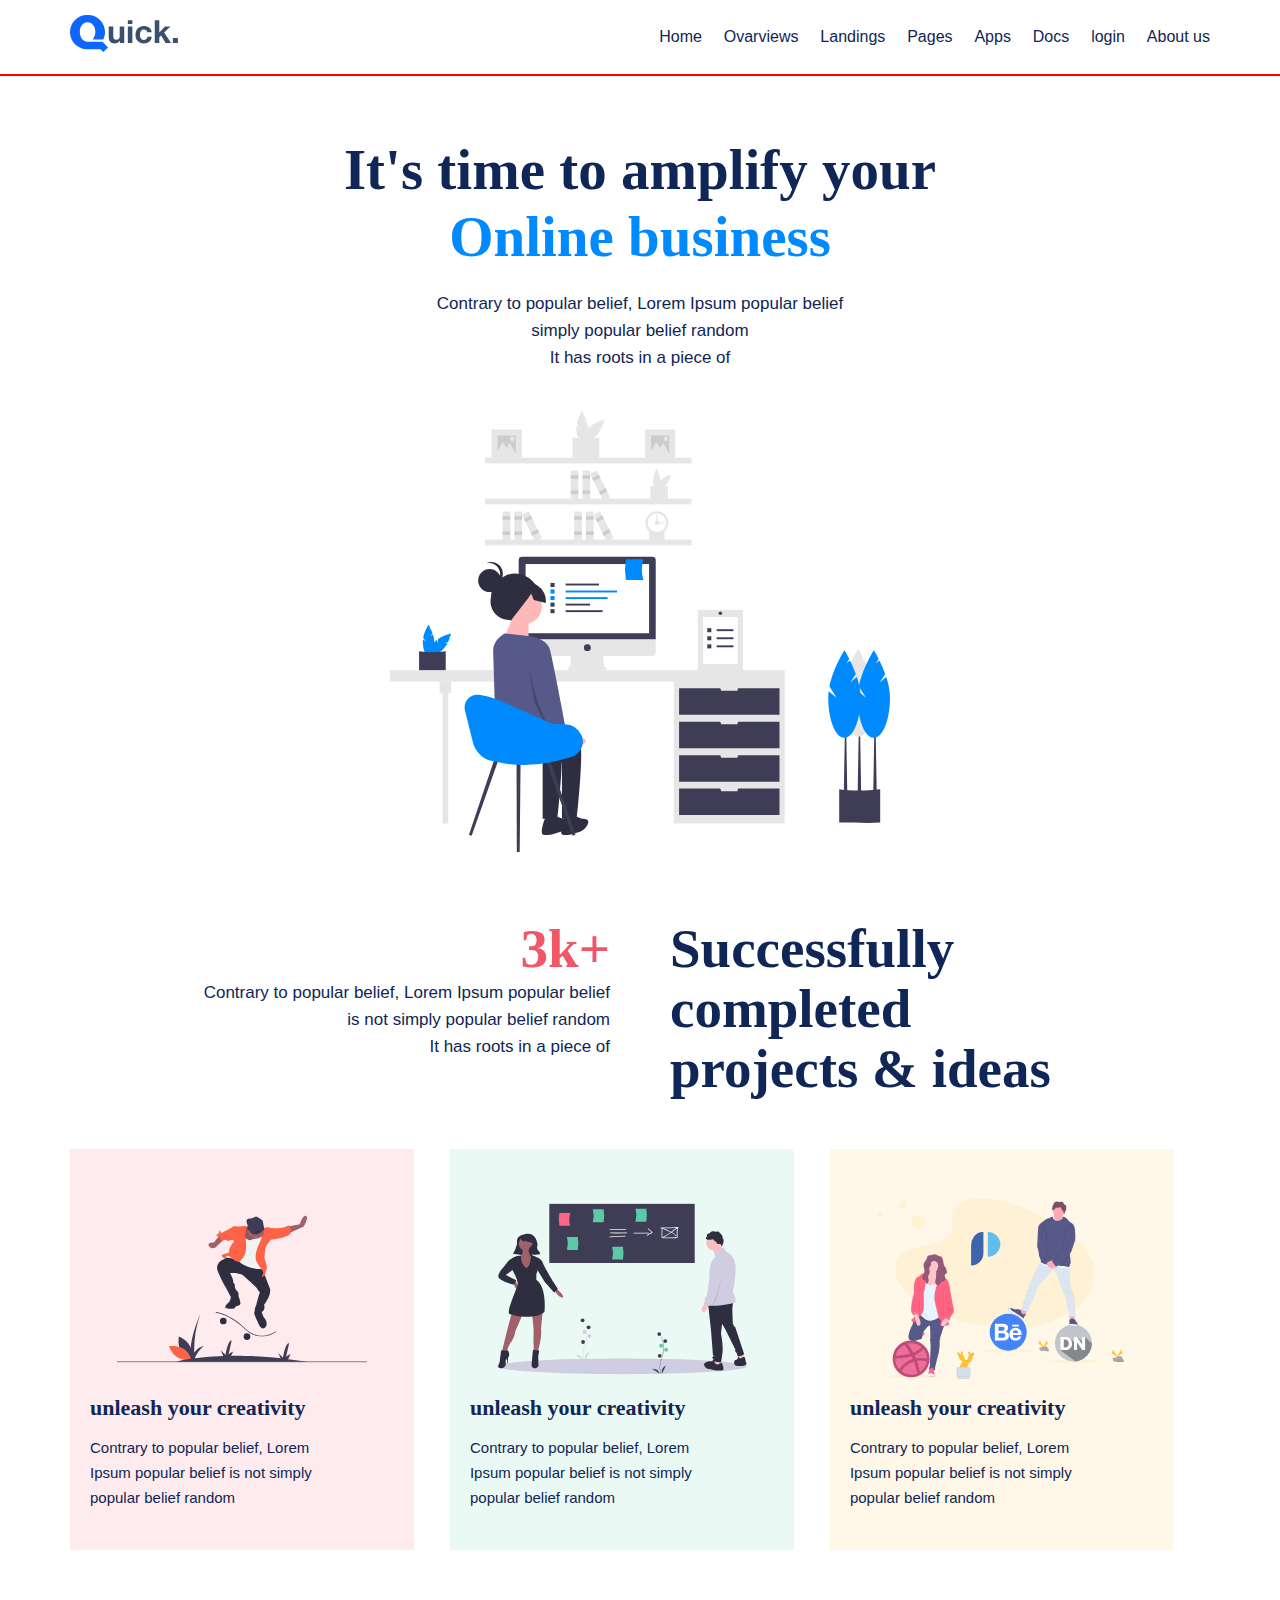
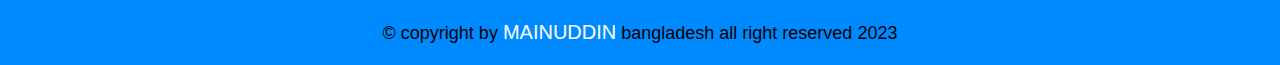
<file: index.html>
<!DOCTYPE html>
<html lang="en">
<head>
	<meta charset="UTF-8">
	<meta name="viewport" content="width=device-width, initial-scale=1.0">
	<title>class||06 responsive design</title>

	<!------------ style.css linking here -------------->
	<link rel="stylesheet" href="css/style.css">

	<!------------- responsiv.css linking here ------------------->
	<link rel="stylesheet" href="css/responsiv.css">

</head>
<body>
	<!---------------- header start here -------------->
	<section class="header">
		<div class="container">
			<div class="row">
				<div class="col-6">
					<a href="index.html">
						<img src="images/logo.svg" alt="images/logo.svg">
					</a>
				</div>
				<div class="col-6">
					<ul class="nav">
						<li>
							<a href="#">Home</a>
						</li>
						<li>
							<a href="#">Ovarviews</a>
						</li>
						<li>
							<a href="#">Landings</a>
						</li>
						<li>
							<a href="#">Pages</a>
						</li>
						<li>
							<a href="#">Apps</a>
						</li>
						<li>
							<a href="#">Docs</a>
						</li>
						<li>
							<a href="login.html">login</a>
						</li>
						<li>
							<a href="about.html">About us</a>
						</li>
					</ul>
				</div>
			</div>
		</div>
	</section>

	<!---------------- header end here -------------->

	<!---------------- banner start here -------------->
	<section class="banner">
		<div class="container">
			<div class="row">
				<div class="col-12">
					<h1>It's time to amplify your
						<br><span>Online business</span>
					</h1>
					<p>Contrary to popular belief, Lorem Ipsum popular belief<br>simply popular belief random <br>It has roots in a piece of </p>
					<img src="images/banner.svg" alt="banner.svg" class="banner-img">
				</div>
			</div>
		</div>
	</section>


	<!---------------- banner end here -------------->

	<!---------------- successfull start here -------------->

	<section class="successfull">
		<div class="container">
			<div class="row">
				<div class="col-6">
					<div class="left-text">
						<h2>3k+</h2>
						<p>Contrary to popular belief, Lorem Ipsum popular belief <br> is not simply popular belief random <br>It has roots in a piece of </p>
					</div>
					
				</div>

				<div class="col-6">
						<div class="right-text">
							<h2>Successfully <br> completed <br>projects & ideas</h2>
						</div>
				</div>
			</div>
		</div>
	</section>


	<!---------------- successfull end here -------------->

	<!---------------- feature start here -------------->

	<section class="feature">
		<div class="container">
			<div class="row">
				<div class="col-4">
					<div class="inner-feature cl1">
						<img src="images/feature1.svg" alt="">
						<h5>unleash your creativity</h5>
						<p>Contrary to popular belief, Lorem<br> Ipsum popular belief  is not simply <br>popular belief random </p>
					</div>
				</div>

				<div class="col-4">
					<div class="inner-feature cl2">
						<img src="images/feature2.svg" alt="">
						<h5>unleash your creativity</h5>
						<p>Contrary to popular belief, Lorem<br> Ipsum popular belief  is not simply <br>popular belief random </p>
					</div>
				</div>

				<div class="col-4">
					<div class="inner-feature cl3">
						<img src="images/feature3.svg" alt="">
						<h5>unleash your creativity</h5>
						<p>Contrary to popular belief, Lorem<br> Ipsum popular belief  is not simply <br>popular belief random </p>
					</div>
				</div>
			</div>
		</div>
	</section>

	<!---------------- feature end here -------------->

	<!---------------- footer start here -------------->
	<footer class="footer">
		<p>&copy copyright by <span>MAINUDDIN</span> bangladesh all right reserved 2023</p>
	</footer>
	<!---------------- footer end here -------------->









</body>
</html>
</file>
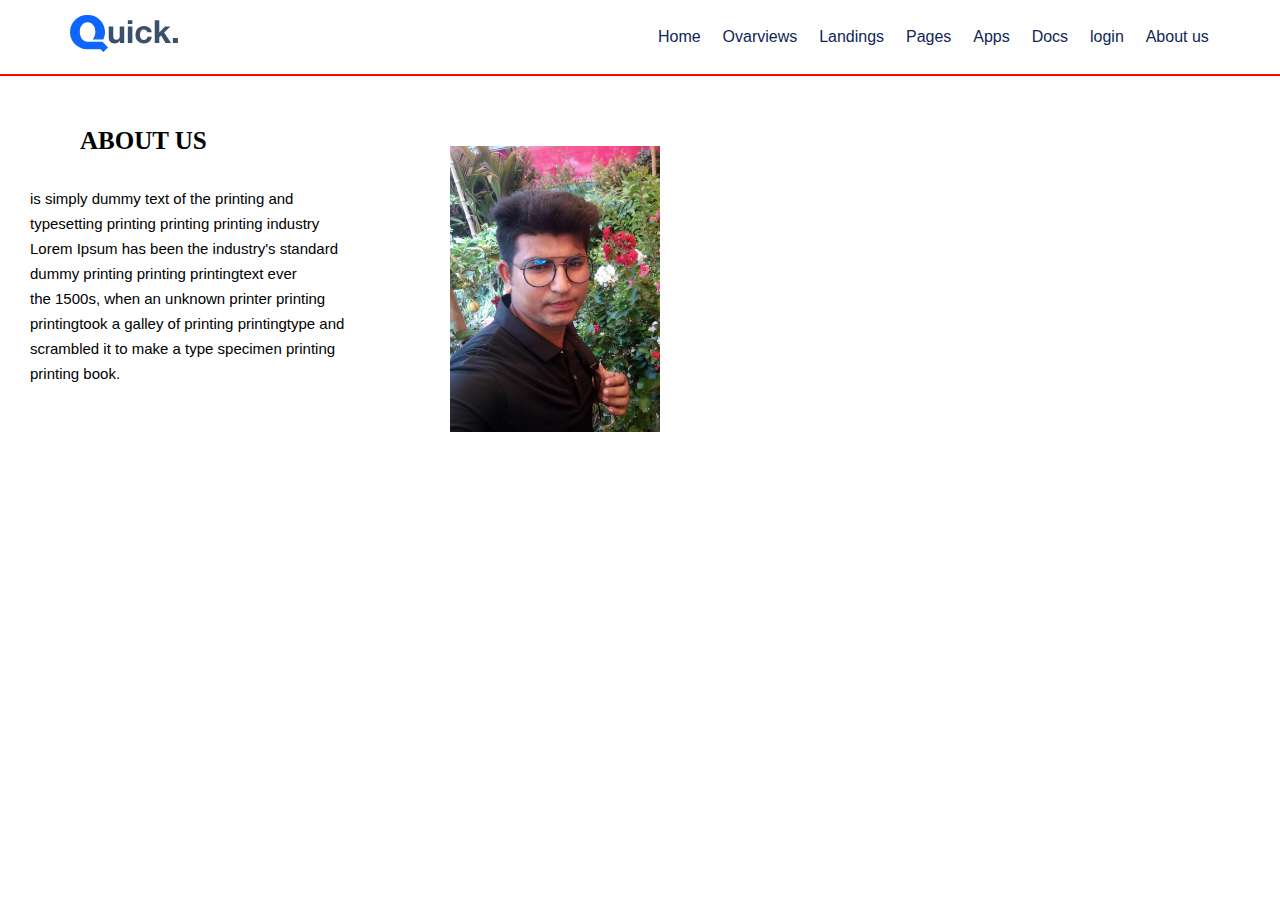
<file: about.html>
<!DOCTYPE html>
<html lang="en">
<head>
	<meta charset="UTF-8">
	<meta name="viewport" content="width=device-width, initial-scale=1.0">
	<title>About us</title>

	<link rel="stylesheet" href="css/style3.css">

</head>
<body>

	<!---------------- header start here -------------->

	<section class="header">
		<div class="container">
			<div class="row">
				<div class="col-6">
					<a href="index.html">
						<img src="images/logo.svg" alt="images/logo.svg">
					</a>
				</div>

				<div class="col-6">
					<ul class="nav">
						<li>
							<a href="index.html">Home</a>
						</li>
						<li>
							<a href="#">Ovarviews</a>
						</li>
						<li>
							<a href="#">Landings</a>
						</li>
						<li>
							<a href="#">Pages</a>
						</li>
						<li>
							<a href="#">Apps</a>
						</li>
						<li>
							<a href="#">Docs</a>
						</li>
						<li>
							<a href="login.html">login</a>
						</li>
						<li>
							<a href="about.html">About us</a>
						</li>
					</ul>
				</div>
			</div>
		</div>
	</section>

	<!---------------- header end here ------------>
	<!---------------- about start here -------------->
		<div class="container2">
			<div class="row">
				<div class="col-6">
					<h1>
						<span>ABOUT US</span>
					</h1>
					<p> is simply dummy text of the printing and typesetting printing printing printing industry <br>Lorem Ipsum has been the industry's standard dummy printing printing printingtext ever <br> the 1500s, when an unknown printer printing printingtook a galley of printing printingtype and <br>scrambled it to make a type specimen printing printing book.</p>
				</div>

				<div class="col-12">
					
					<div class="images">
					<img src="images/mainuddin.jpg" alt="mainuddin.jpg" class="avater">
					</div>
					
				</div>

			</div>
		</div>

	<!---------------- about end here -------------->
	
</body>
</html>
</file>
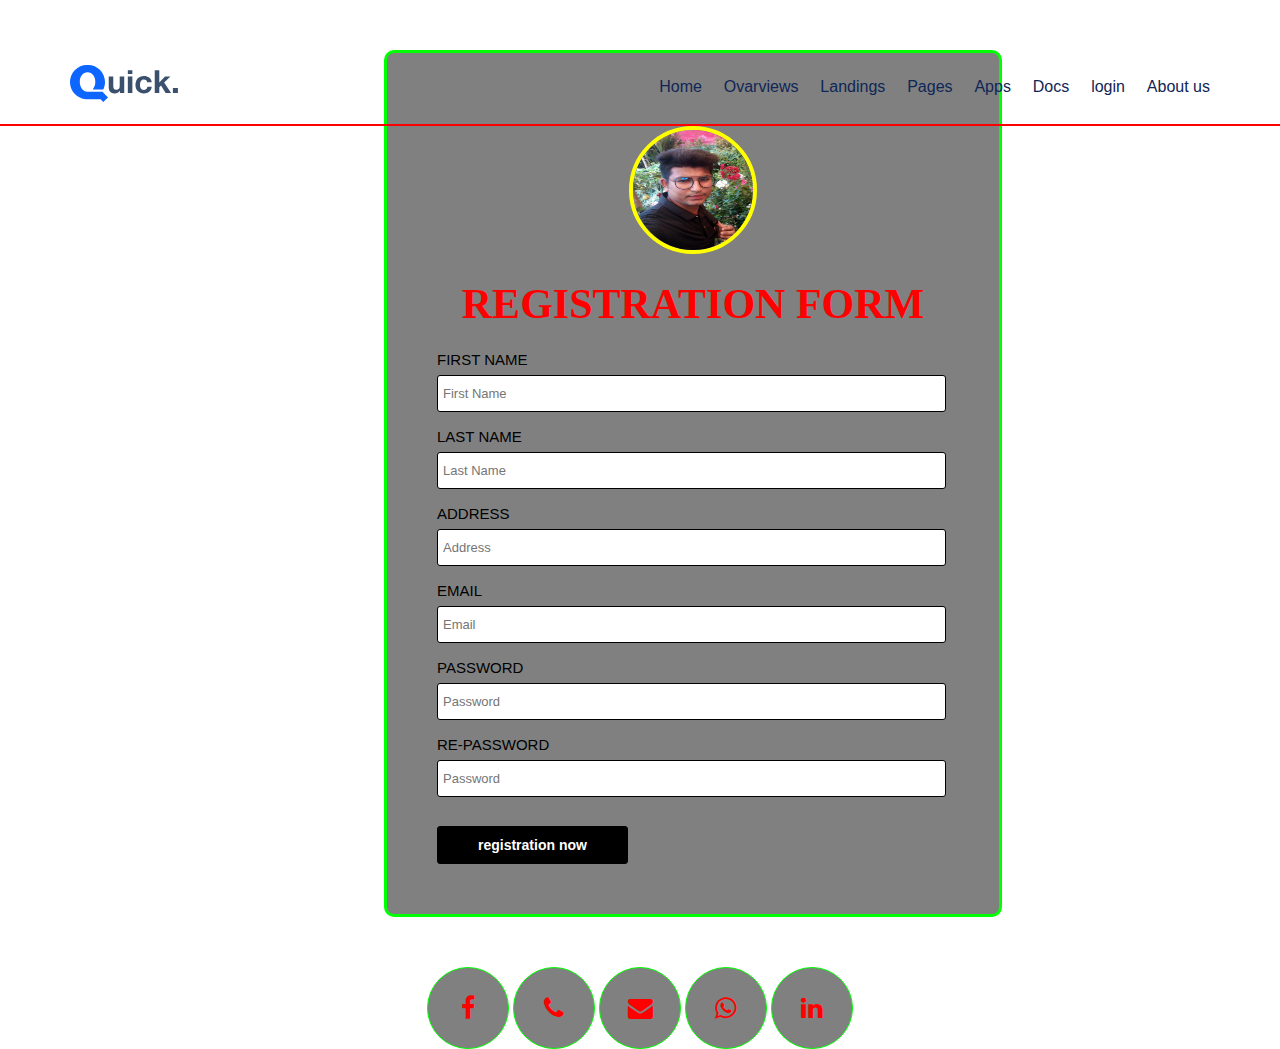
<file: login.html>
<!DOCTYPE html>
<html lang="en">
<head>
	<meta charset="UTF-8">
	<meta name="viewport" content="width=device-width, initial-scale=1.0">
	<title>login from</title>
	<!------------------- style.css linking here --------------------->
	<link rel="stylesheet" href="css/style2.css">
	<link rel="stylesheet" href="css/style.css">

	<!---------------google font linking here-------------->
	<link href="https://fonts.googleapis.com/css2?family=Lato:wght@100;300;400;700;900&family=Roboto:wght@100;300;400;500;700;900&display=swap" rel="stylesheet">

	<!--------------------- font awesome linking here ------------------------>
	<link rel="stylesheet" href="css/font-awesome.min.css">

</head>
<body>

	<!---------------- header start here -------------->

	<section class="header">
		<div class="container">
			<div class="row">
				<div class="col-6">
					<a href="index.html">
						<img src="images/logo.svg" alt="images/logo.svg">
					</a>
				</div>
				<div class="col-6">
					<ul class="nav">
						<li>
							<a href="index.html">Home</a>
						</li>
						<li>
							<a href="#">Ovarviews</a>
						</li>
						<li>
							<a href="#">Landings</a>
						</li>
						<li>
							<a href="#">Pages</a>
						</li>
						<li>
							<a href="#">Apps</a>
						</li>
						<li>
							<a href="#">Docs</a>
						</li>
						<li>
							<a href="login.html">login</a>
						</li>
						<li>
							<a href="about.html">About us</a>
						</li>
					</ul>
				</div>
			</div>
		</div>
	</section>

	<!---------------- header end here -------------->


	<div class="registration-form">
		<form action="" class="main-form">
			<div class="avater-img">
				<img src="images/mainuddin.jpg" alt="mainuddin.jpg" class="avater">
			</div>

			<h2>registration Form</h2>

			<div class="form-group">
				<label for="">First Name</label>
				<input type="text" placeholder="First Name" class="form-control">
			</div>
			<div class="form-group">
				<label for="">Last Name</label>
				<input type="text" placeholder="Last Name" class="form-control">
			</div>
			<div class="form-group">
				<label for="">Address</label>
				<input type="Address" placeholder="Address" class="form-control">
			</div>
			<div class="form-group">
				<label for="">Email</label>
				<input type="Email" placeholder="Email" class="form-control">
			</div>
			<div class="form-group">
				<label for="">Password</label>
				<input type="Password" placeholder="Password" class="form-control">
			</div>
			<div class="form-group">
				<label for="">Re-Password</label>
				<input type="Password" placeholder="Password" class="form-control">
			</div>
			<div>
				<input type="submit" value="registration now" class="btn-btn" class="form-control">
			</div>
		</form>
	</div>
	<div class="social-icons">
		<ul class="icons">
			<li>
				<a target="_blank" href="https://www.facebook.com/mainuddinhossen.mainuddin.56">
					<i class="fa fa-facebook"></i>
				</a>
			</li>
			<li>
				<a href="tel:(+880)01784183822">
					<i class="fa fa-phone"></i>
				</a>
			</li>
			<li>
				<a href="mailto:experti742@gmail.com">
					<i class="fa fa-envelope"></i>
				</a>
			</li>
			<li>
				<a href="https://we.me/+8801784183822">
					<i class="fa fa-whatsapp"></i>
				</a>
			</li>
			<li>
				<a href="#">
					<i class="fa fa-linkedin"></i>
				</a>
			</li>
		</ul>
		
	</div>
</body>
</html>
</file>
<file: css/style.css>
*{
	padding: 0px;
	margin: 0px;
}
body{
	font-family: sans-serif;
	font-size: 14px;
	line-height: 24px;
}
h1, h2, h3, h4, h5, h6{
	font-family: serif;
}
a, a:hover{
	text-decoration: none;
}
/************ global css start ****************/
.container{
	width: 1140px;
	margin: 0px auto;
}
.row{
	width: 100%;
	float: left;
}

.col-4{
	width: 33.33%;
	float: left;
}
.col-6{
	width: 50%;
	float: left;
}
.col-12{
	width: 100%;
	float: left;
}

/************ global css end ****************/
/************ quick web css start ************/

.header{
	width: 100%;
	float: left;
	border-bottom: 2px solid red;
	padding: 15px 0px;
}

.nav{
	width: 100%;
	float: left;
	text-align: right;
	margin: 10px 0px 0px;
}

.nav li{
	list-style: none;
	display: inline-block;
}

.nav li a{
	padding-left: 18px;
	font-size: 16px;
	font-weight: 500px;
	color: #0F2656;
}
.nav li a:hover, .nav li a:focus{
	color: #008AFF;
}
.banner{
	width: 100%;
	float: left;
	padding: 60px 0px;
	text-align: center;
}
.banner h1{
	font-size: 57px;
	line-height: 67px;
	color: #0F2656;
}
.banner h1 span{
	color: #008AFF;
}
.banner p{
	font-size: 17px;
	line-height: 27px;
	color: #0F2656; 
	margin: 20px 0px;
}
.banner .banner-img{
	width: 500px;
	margin-top: 20px;
}
.successfull{
	width: 100%;
	float: left;
}
.successfull .left-text{
	width: 100%;
	float: left;
	text-align: right;
}
.successfull .left-text h2{
	font-size: 55px;
	line-height: 60px;
	color: #F05767;
	margin-right: 30px;
}

.successfull .left-text p{
	font-size: 17px;
	line-height: 27px;
	color: #0F2656; 
	margin-right: 30px;
}

.successfull .right-text{
	width: 100%;
	float: left;
	text-align: left;
}

.successfull .right-text h2{
	font-size: 55px;
	line-height: 60px;
	color: #0F2656;
	margin-left: 30px;
}
.feature{
	width: 100%;
	float: left;
	padding: 50px 0px;
}
.feature .inner-feature{
	width: 80%;
	float: left;
	padding: 40px 20px;
}
.feature .inner-feature img{
	width: 82%;
	height: 200px;
}

.feature .inner-feature h5{
	font-size: 22px;
	text-align: left;
	color: #0F2656;
}

.feature .inner-feature p{
	font-size: 15px;
	line-height: 25px;
	text-align: left;
	color: #0F2656;
	margin-top: 15px;
}



.cl1{
	text-align: center;
	background: #FDEBED;
}

.cl2{
	text-align: center;
	background: #EBF9F4;
}

.cl3{
	text-align: center;
	background: #FFF7E8;
}
.footer{
	width: 100%;
	float: left;
	padding: 20px 0px;
	background: #008AFF;
}


.footer p{
	font-size: 18px;
	text-align: center;
	color: 85B7FF;
}

.footer p span{
	font-size: 20px;
	text-transform: uppercase;
	color: #fff;
}
</file>
<file: css/responsiv.css>
/********************************

 *** responsive.css media code start**

 ******************************/

@media(min-width:279px) and (max-width:319px){

	/************ css media query start	***************/

		.container{
			width: 95%;
			margin: 0px auto;
		}

		.row{
			width: 100%;
			float: left;
		}	

		.col-4{
			width: 100%;
			float: left;
		}
		.col-6{
			width: 100%;
			float: left;
		}
		.col-12{
			width: 100%;
			float: left;
		}

		.header{
			width: 100%;
			float: left;
			border-bottom: 2px solid #eee;
			padding: 10px 0px;
		}

		.header img{
			width: 50px;
		}

		.nav{
			width: 100%;
			float: left;
			text-align: center;
			margin: 0px;
		}	

		.nav li a{
			padding-left: 8px;
			font-size: 10px;
			font-weight: 500px;
		}

		.banner{
			width: 100%;
			float: left;
			padding: 20px 0px;
			text-align: center;
		}

		.banner h1{
			font-size: 22px;
			line-height: 32px;
		}

		.banner p {
			  font-size: 12px;
			  line-height: 20px;
			  margin: 10px 0px;
			}

			.banner .banner-img{
				width: 76%;
				margin-top: 10px;
			}

			.successfull{
				width: 100%;
				float: left;
			}
			.successfull .left-text{
				width: 100%;
				float: left;
				text-align: center;
			}
			.successfull .left-text h2{
				font-size: 45px;
				line-height: 55px;
				margin-right: 0px;
			}

			.successfull .left-text p{
				font-size: 9px;
				line-height: 20px;
				margin-right: 0px;
			}

			.successfull .right-text{
				width: 100%;
				float: left;
				text-align: center;
			}

			.successfull .right-text h2{
				font-size: 45px;
				line-height: 55px;
				margin-left: 0px;
			}

			.feature{
				padding: 20px 0px;
			}
			.feature .inner-feature{
				width: 92%;
				padding: 10px;
				margin: 5px 0px;
			}
			.feature .inner-feature img{
				width: 95%;
				height: 160px;
			}

			.feature .inner-feature h5{
				font-size: 16px;
				text-align: center;
			}

			.feature .inner-feature p{
				font-size: 11px;
				line-height: 21px;
				text-align: center;
				margin-top: 10px;
			}

			.footer{
				width: 100%;
				float: left;
				padding: 6px 0px;
				background: #008AFF;
			}

			.footer p{
				font-size: 8px;
				text-align: center;
			}

			.footer p span{
				font-size: 10px;
			}	

	/************ css media query end ***************/

}

@media(min-width:320px) and (max-width:480px){

	/************ css media query start	***************/

		.container{
			width: 95%;
			margin: 0px auto;
		}

		.row{
			width: 100%;
			float: left;
		}	

		.col-4{
			width: 100%;
			float: left;
		}
		.col-6{
			width: 100%;
			float: left;
		}
		.col-12{
			width: 100%;
			float: left;
		}

		.header{
			width: 100%;
			float: left;
			border-bottom: 2px solid #eee;
			padding: 20px 8px;
		}

		.header img{
			width: 70px;
		}

		.nav{
			width: 100%;
			float: left;
			text-align: center;
			margin: 0px;
		}	

		.nav li a{
			padding-left: 8px;
			font-size: 11px;
			font-weight: 600px;
		}

		.banner{
			width: 100%;
			float: left;
			padding: 20px 0px;
			text-align: center;
		}

		.banner h1{
			font-size: 25px;
			line-height: 35px;
		}

		.banner p {
			  font-size: 9px;
			  line-height: 19px;
			  margin: 10px 0px;
			}

			.banner .banner-img{
				width: 80%;
				margin-top: 15px;
			}

			.successfull{
				width: 100%;
				float: left;
			}
			.successfull .left-text{
				width: 100%;
				float: left;
				text-align: center;
			}
			.successfull .left-text h2{
				font-size: 55px;
				line-height: 65px;
				margin-right: 0px;
			}

			.successfull .left-text p{
				font-size: 11px;
				line-height: 21px;
				margin-right: 0px;
			}

			.successfull .right-text{
				width: 100%;
				float: left;
				text-align: center;
			}

			.successfull .right-text h2{
				font-size: 45px;
				line-height: 55px;
				margin-left: 0px;
			}

			.feature{
				padding: 10px 0px;
			}
			.feature .inner-feature{

				width: 92%;
				padding: 10px;
				margin: 5px 0px
			}
			.feature .inner-feature img{
				width: 95%;
				height: 160px;
			}

			.feature .inner-feature h5{
				font-size: 20px;
				text-align: center;
			}

			.feature .inner-feature p{
				font-size: 15px;
				line-height: 25px;
				text-align: center;
				margin-top: 10px;
			}

			.footer{
				width: 100%;
				float: left;
			}

			.footer p{
				font-size: 9px;
				text-align: center;
			}

			.footer p span{
				font-size: 11px;
			}	

		
	/************ css media query end	***************/	

}

@media(min-width:481px) and (max-width:767px){

	/************ css media query start	***************/

	.container{
			width: 95%;
			margin: 0px auto;
		}

		.row{
			width: 100%;
			float: left;
		}	

		.col-4{
			width: 100%;
			float: left;
		}
		.col-6{
			width: 100%;
			float: left;
		}
		.col-12{
			width: 100%;
			float: left;
		}

		.header{
			width: 100%;
			float: left;
			border-bottom: 2px solid #eee;
			padding: 12px 0px;
		}

		.header img{
			width: 90px;
		}

		.nav{
			width: 100%;
			float: left;
			text-align: center;
			margin: 0px;
		}	

		.nav li a{
			padding-left: 10px;
			font-size: 15px;
			font-weight: 500px;
		}

		.banner{
			width: 100%;
			float: left;
			padding: 20px 0px;
			text-align: center;
		}

		.banner h1{
			font-size: 35px;
			line-height: 45px;
		}

		.banner p {
			  font-size: 16px;
			  line-height: 26px;
			  margin: 10px 0px;
			}

			.banner .banner-img{
				width: 84%;
				margin-top: 10px;
			}

			.successfull{
				width: 100%;
				float: left;
			}
			.successfull .left-text{
				width: 100%;
				float: left;
				text-align: center;
			}
			.successfull .left-text h2{
				font-size: 55px;
				line-height: 65px;
				margin-right: 0px;
			}

			.successfull .left-text p{
				font-size: 15px;
				line-height: 25px;
				margin-right: 0px;
			}

			.successfull .right-text{
				width: 100%;
				float: left;
				text-align: center;
			}

			.successfull .right-text h2{
				font-size: 55px;
				line-height: 65px;
				margin-left: 0px;
			}

			.feature{
				padding: 20px 0px;
			}
			.feature .inner-feature{
				width: 94%;
				padding: 13px;
				margin: 12px 0px;
			}
			.feature .inner-feature img{
				width: 102%;
				height: 190px;
			}

			.feature .inner-feature h5{
				font-size: 25px;
				text-align: center;
			}

			.feature .inner-feature p{
				font-size: 16px;
				line-height: 28px;
				text-align: center;
				margin-top: 10px;
			}

			.footer{
				width: 100%;
				float: left;
				padding: 20px 0px;
				background: #008AFF;
			}

			.footer p{
				font-size: 14px;
				text-align: center;
			}

			.footer p span{
				font-size: 17px;
			}	

		

	/************ css media query end ***************/	

}

@media(min-width:768px) and (max-width:1024px){

	/************ css media query start	***************/

	.container{
			width: 95%;
			margin: 0px auto;
		}

		.row{
			width: 100%;
			float: left;
		}	

		.col-4{
			width: 100%;
			float: left;
		}
		.col-6{
			width: 100%;
			float: left;
		}
		.col-12{
			width: 100%;
			float: left;
		}

		.header{
			width: 100%;
			float: left;
			border-bottom: 2px solid #eee;
			padding: 10px 0px;
		}

		.header img{
			width: 110px;
			padding: 8px 0px;
		}

		.nav{
			width: 100%;
			float: left;
			text-align: center;
			margin: 0px;
		}	

		.nav li a{
			padding-left: 8px;
			margin: 10px;
			font-size: 22px;
			font-weight: 450px;
		}

		.banner{
			width: 100%;
			float: left;
			padding: 20px 0px;
			text-align: center;
		}

		.banner h1{
			font-size: 48px;
			line-height: 58px;
			padding: 10px;
		}

		.banner p {
			  font-size: 22px;
			  line-height: 32px;
			  padding: 10px;
			  margin: 10px 0px;
			}

			.banner .banner-img{
				width: 86%;
				margin-top: 10px;
			}

			.successfull{
				width: 100%;
				float: left;
			}
			.successfull .left-text{
				width: 50%;
				float: left;
				text-align: right;
			}
			.successfull .left-text h2{
				font-size: 55px;
				line-height: 65px;
				margin-right: 0px;
			}

			.successfull .left-text p{
				font-size: 15px;
				line-height: 25px;
				margin-right: 0px;
			}

			.successfull .right-text{
				width: 50%;
				float: right;
				text-align: left;
			}

			.successfull .right-text h2{
				font-size: 55px;
				line-height: 65px;
				margin-left: 0px;
			}

			.feature{
				width: 100%;
				float: left;
				padding: 50px 0px;
			}
			.feature .inner-feature{
				width: 94%;
				float: left;
				padding: 40px 20px;
				margin: 12px 0px;
			}
			.feature .inner-feature img{
				width: 92%;
				height: 400px;
			}

			.feature .inner-feature h5{
				font-size: 33px;
				text-align: center;
				color: #0F2656;
			}

			.feature .inner-feature p{
				font-size: 20px;
				line-height: 32px;
				text-align: center;
				color: #0F2656;
				margin-top: 15px;
			}


			.footer{
				width: 100%;
				float: left;
				padding: 22px 0px;
				background: #008AFF;
			}

			.footer p{
				font-size: 15px;
				text-align: center;
			}

			.footer p span{
				font-size: 20px;
			}	

		
	/************ css media query end ***************/	
}
</file>
<file: css/style3.css>
*{
	padding: 0px;
	margin: 0px;
}
body{
	font-family: sans-serif;
	font-size: 14px;
	line-height: 24px;
}
h1, h2, h3, h4, h5, h6{
	font-family: serif;
}
a, a:hover{
	text-decoration: none;
}
/************ global css start ****************/

.container{
	width: 1140px;
	margin: 0px auto;
}
.container2{
	width: 800px;
	margin: 0px auto;
	float: left;
}
.row{
	width: 100%;
	float: left;
}

.col-6{
	width: 50%;
	float: left;
}
.container2 .row .col-6 h1{
	font-size: 25px;
	line-height: 30px;
	padding: 20px 20px;
	margin-top: 30px;
	margin-left: 60px;

}
.container2 .row .col-6 p{
	font-size: 15px;
	line-height: 25px;
	padding: 10px 30px;
	text-align: justify-all;
}
.col-12{
	width: 50%;
	float: right;
}

.container2 .row .images{

	width: 200%;
	padding: 10px 0px 10px;
	margin: 5px;
	float: left;

}

.container2 .row .images .avater{
	width: 210px;
	padding: 10px 0px 10px;
	margin: 45px;
	float: left;

}


/************ global css end ****************/

.header{
	width: 100%;
	float: left;
	border-bottom: 2px solid red;
	padding: 15px 0px;
}

.nav{
	width: 100%;
	float: center;
	text-align: left;
	margin: 10px 0px 0px;
}

.nav li{
	list-style: none;
	display: inline-block;
}

.nav li a{
	padding-left: 18px;
	font-size: 16px;
	font-weight: 500px;
	color: #0F2656;
}
.nav li a:hover, .nav li a:focus{
	color: #008AFF;
}
</file>
<file: css/style2.css>
*{
	margin: 0px;
	padding: 0px;
}
body{
	font-family: 'Lato', sans-serif;
	font-size: 14px;
	line-height: 24px;
}
h1, h2, h3, h4, h5, h5{
	font-family: 'Roboto', sans-serif;
}
a, a:hover{
	text-decoration: none;
}


/************ global css start ****************/
.container{
	width: 1140px;
	margin: 0px auto;
}
.row{
	width: 100%;
	float: left;
}

.col-4{
	width: 33.33%;
	float: left;
}
.col-6{
	width: 50%;
	float: left;
}
.col-12{
	width: 100%;
	float: left;
}

/************ global css end ****************/
/************ quick web css start ************/

.header{
	width: 100%;
	float: left;
	border-bottom: 2px solid red;
	padding: 15px 0px;
}

.nav{
	width: 100%;
	float: left;
	text-align: right;
	margin: 10px 0px 0px;
}

.nav li{
	list-style: none;
	display: inline-block;
}

.nav li a{
	padding-left: 18px;
	font-size: 16px;
	font-weight: 500px;
	color: #0F2656;
}
.nav li a:hover, .nav li a:focus{
	color: #008AFF;
}












.registration-form{
	width: 40%;
	margin: 50px auto;
}
.main-form{
	width: 100%;
	padding: 50px;
	background: #808080 ;
	border: 3px solid #00ff00;
	border-radius: 10px;
}

.main-form .avater-img{
	width: 100%;
	text-align: center;
}

.main-form .avater-img .avater{
	width: 120px;
	height: 120px;
	border: 4px solid yellow;
	border-radius: 100%;
}
.main-form h2{
	font-size: 42px;
	line-height: 50px;
	color: red;
	text-transform: uppercase;
	font-weight: 400px;
	text-align: center;
	margin: 18px;
}

.main-form .form-group{
	width: 100%;
	margin: 12px 0px;
}

.main-form .form-group label{
	display: block;
	font-size: 15px;
	line-height: 25px;
	font-weight: 500;
	text-transform: uppercase;
	margin: 0px 0px 3px;
}

.main-form .form-control{
	width: 97%;
	padding: 10px 5px;
	font-size: 13px;
	border: 1px solid #000;
	border-radius: 3px;
}
.main-form .btn-btn{
	padding: 10px 40px;
	border: 1px solid #000;
	border-radius: 3px;
	background: #000;
	color: #fff;
	font-size: 14px;
	font-weight: 600;
	margin: 17px 0px 0px;
	transition: 1s;
}
.main-form .btn-btn:hover{
	letter-spacing: 2px;
	cursor: pointer;
	border: 1px solid #000;
	background: red;
	text-align: center;
}
.social-icons{
	width: 100%;
	padding: 50px, 0px;
}
.social-icons .icons{
	width: 100%;
	text-align: center;
	display: block;
}
.social-icons .icons li{
	list-style: none;
	display: inline-block;
}
.social-icons .icons li a{
	display: block;
	width: 80px;
	height: 80px;
	line-height: 80px;
	font-size: 25px;
	margin: 0px, 10px;
	background: #808080;
	color: red;
	border: 1px solid #00ff00;
	border-radius: 100%;
}
.social-icons .icons li a:hover, .social-icons .icons li a:focus{
	font-size: 29px;
	background: transparent;
	color: red;
	border: 2px, solid #00ff00;

}
</file>
